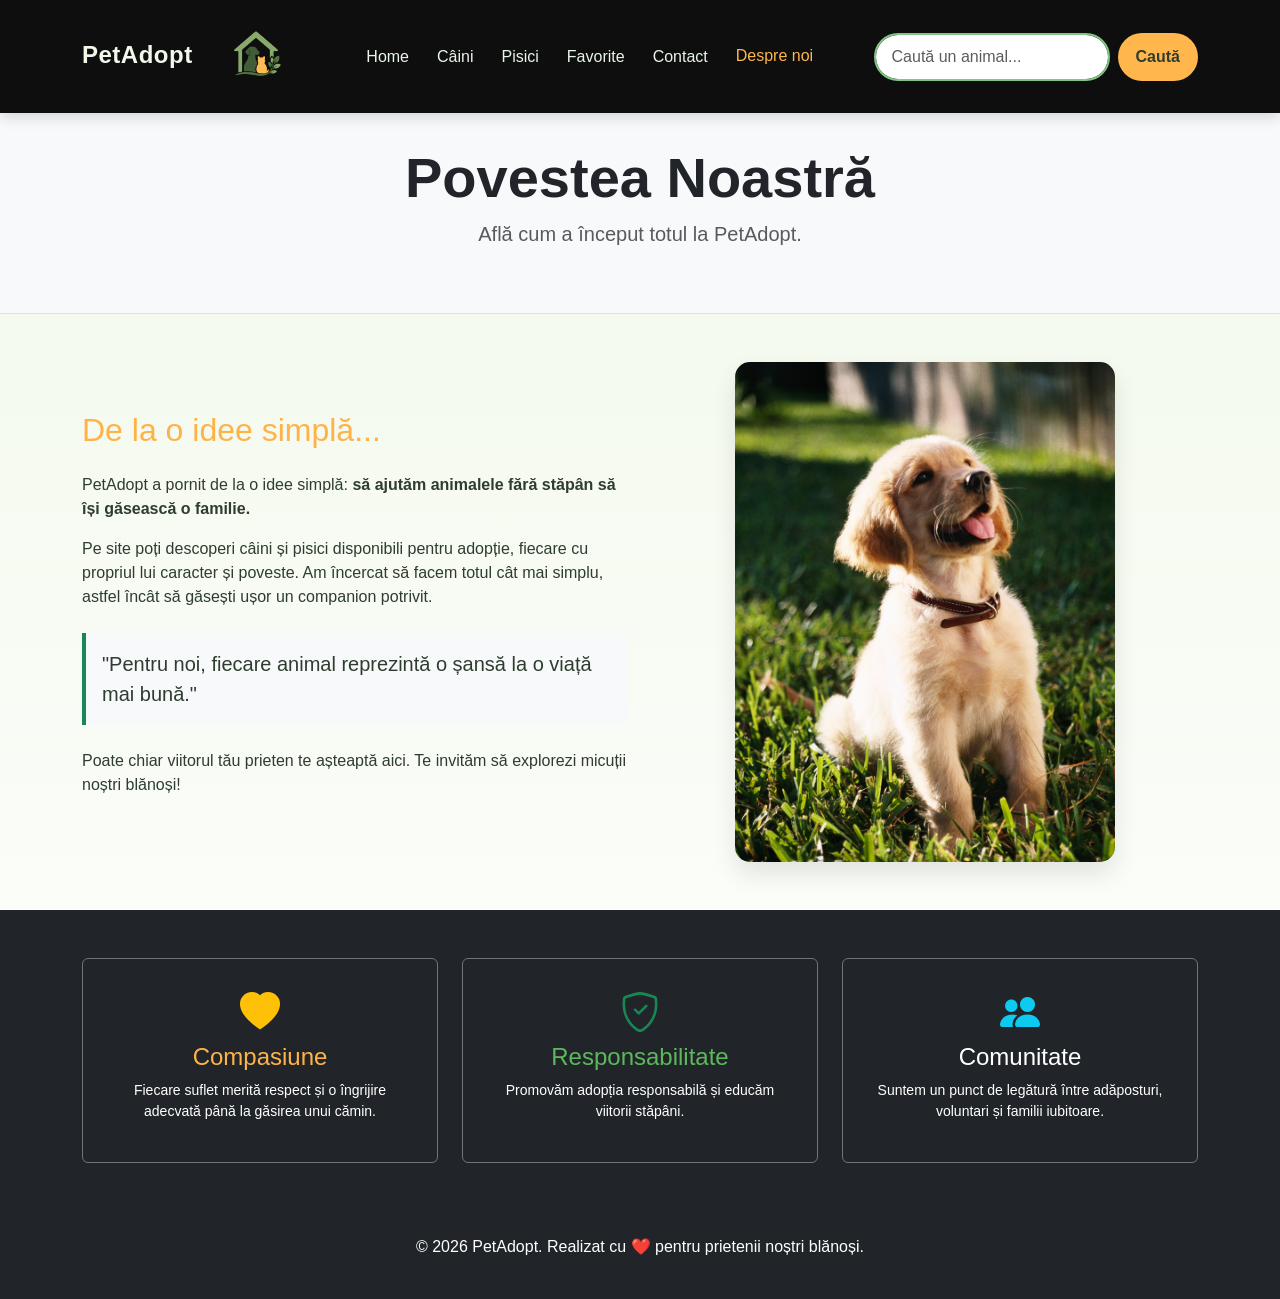
<file: about.html>
<!DOCTYPE html>
<html lang="ro">
<head>
    <meta charset="UTF-8">
    <meta name="viewport" content="width=device-width, initial-scale=1.0">
    <title>PetAdopt - Despre noi</title>
    <link href="https://cdn.jsdelivr.net/npm/bootstrap@5.3.0/dist/css/bootstrap.min.css" rel="stylesheet">
    <!-- Bootstrap Icons -->
    <link rel="stylesheet" href="https://cdn.jsdelivr.net/npm/bootstrap-icons@1.11.3/font/bootstrap-icons.min.css">
    <link rel="stylesheet" href="css/style.css">
</head>
<body>

    <nav class="navbar navbar-expand-lg fixed-top custom-navbar">
        <div class="container">
            <a class="navbar-brand fw-bold" href="index.html">
                PetAdopt
                <img src="assets/img/logo.png" class="logo">
            </a>
            <button class="navbar-toggler custom-toggler" type="button" data-bs-toggle="collapse" data-bs-target="#navbarNav">
                <span class="navbar-toggler-icon"></span>
            </button>

            <div class="collapse navbar-collapse" id="navbarNav">
                <ul class="navbar-nav me-auto ms-lg-4">
                    <li class="nav-item"><a class="nav-link" href="index.html">Home</a></li>
                    <li class="nav-item"><a class="nav-link" href="caini.html">Câini</a></li>
                    <li class="nav-item"><a class="nav-link" href="pisici.html">Pisici</a></li>
                    <li class="nav-item"><a class="nav-link" href="favorite.html">Favorite</a></li>
                    <li class="nav-item"><a class="nav-link" href="contact.html">Contact</a></li>
                    <li class="nav-item"><a class="nav-link active" href="about.html">Despre noi</a></li>
                </ul>

                <form class="d-flex" role="search">
                    <input id="searchInput" class="form-control search-input me-2" type="search" placeholder="Caută un animal..." aria-label="Search">
                    <button id="searchButton" class="btn search-btn" type="button">Caută</button>
                </form>
            </div>
        </div>
    </nav>

    <!-- Hero Section Mic -->
    <header class="py-5 mt-5 bg-light border-bottom">
        <div class="container pt-5 text-center">
            <h1 class="display-4 fw-bold text-dark">Povestea Noastră</h1>
            <p class="lead text-muted">Află cum a început totul la PetAdopt.</p>
        </div>
    </header>

    <!-- Conținut Principal -->
    <section class="py-5">
        <div class="container">
            <div class="row align-items-center">
                <div class="col-lg-6">
                    <h2 class="mb-4" style="color: #ffb347;">De la o idee simplă...</h2>
                    <p>PetAdopt a pornit de la o idee simplă: <strong>să ajutăm animalele fără stăpân să își găsească o familie.</strong></p>
                    <p>Pe site poți descoperi câini și pisici disponibili pentru adopție, fiecare cu propriul lui caracter și poveste. Am încercat să facem totul cât mai simplu, astfel încât să găsești ușor un companion potrivit.</p>
                    <div class="p-3 border-start border-4 border-success bg-light my-4">
                        <p class="mb-0 fs-5 italic">"Pentru noi, fiecare animal reprezintă o șansă la o viață mai bună."</p>
                    </div>
                    <p>Poate chiar viitorul tău prieten te așteaptă aici. Te invităm să explorezi micuții noștri blănoși!</p>
                </div>
                <div class="col-lg-6 text-center">
                    <!-- Poți pune aici o imagine cu echipa sau un colaj cu animale -->
                    <img src="assets/img/shallow-focus-vertical-shot-cute-golden-retriever-puppy-sitting-grass-ground.jpg" alt="Despre noi" class="img-fluid about-portrait-custom">
                </div>
            </div>
        </div>
    </section>

    <!-- Secțiune Adăugată: Valorile Noastre (Respectă culorile proiectului) -->
    <section class="py-5 bg-dark text-white">
        <div class="container">
            <div class="row g-4 text-center">
                <div class="col-md-4">
                    <div class="p-4 border border-secondary rounded h-100">
                        <i class="bi bi-heart-fill fs-1 text-warning mb-3"></i>
                        <h4 style="color: #ffb347;">Compasiune</h4>
                        <p class="small">Fiecare suflet merită respect și o îngrijire adecvată până la găsirea unui cămin.</p>
                    </div>
                </div>
                <div class="col-md-4">
                    <div class="p-4 border border-secondary rounded h-100">
                        <i class="bi bi-shield-check fs-1 text-success mb-3"></i>
                        <h4 style="color: #5cb85c;">Responsabilitate</h4>
                        <p class="small">Promovăm adopția responsabilă și educăm viitorii stăpâni.</p>
                    </div>
                </div>
                <div class="col-md-4">
                    <div class="p-4 border border-secondary rounded h-100">
                        <i class="bi bi-people-fill fs-1 text-info mb-3"></i>
                        <h4>Comunitate</h4>
                        <p class="small">Suntem un punct de legătură între adăposturi, voluntari și familii iubitoare.</p>
                    </div>
                </div>
            </div>
        </div>
    </section>

    <footer class="bg-dark text-white py-4 mt-auto">
        <div class="container text-center">
            <p>&copy; 2026 PetAdopt. Realizat cu ❤️ pentru prietenii noștri blănoși.</p>
        </div>
    </footer>

    <script src="https://cdn.jsdelivr.net/npm/bootstrap@5.3.0/dist/js/bootstrap.bundle.min.js"></script>
</body>
</html>
</file>
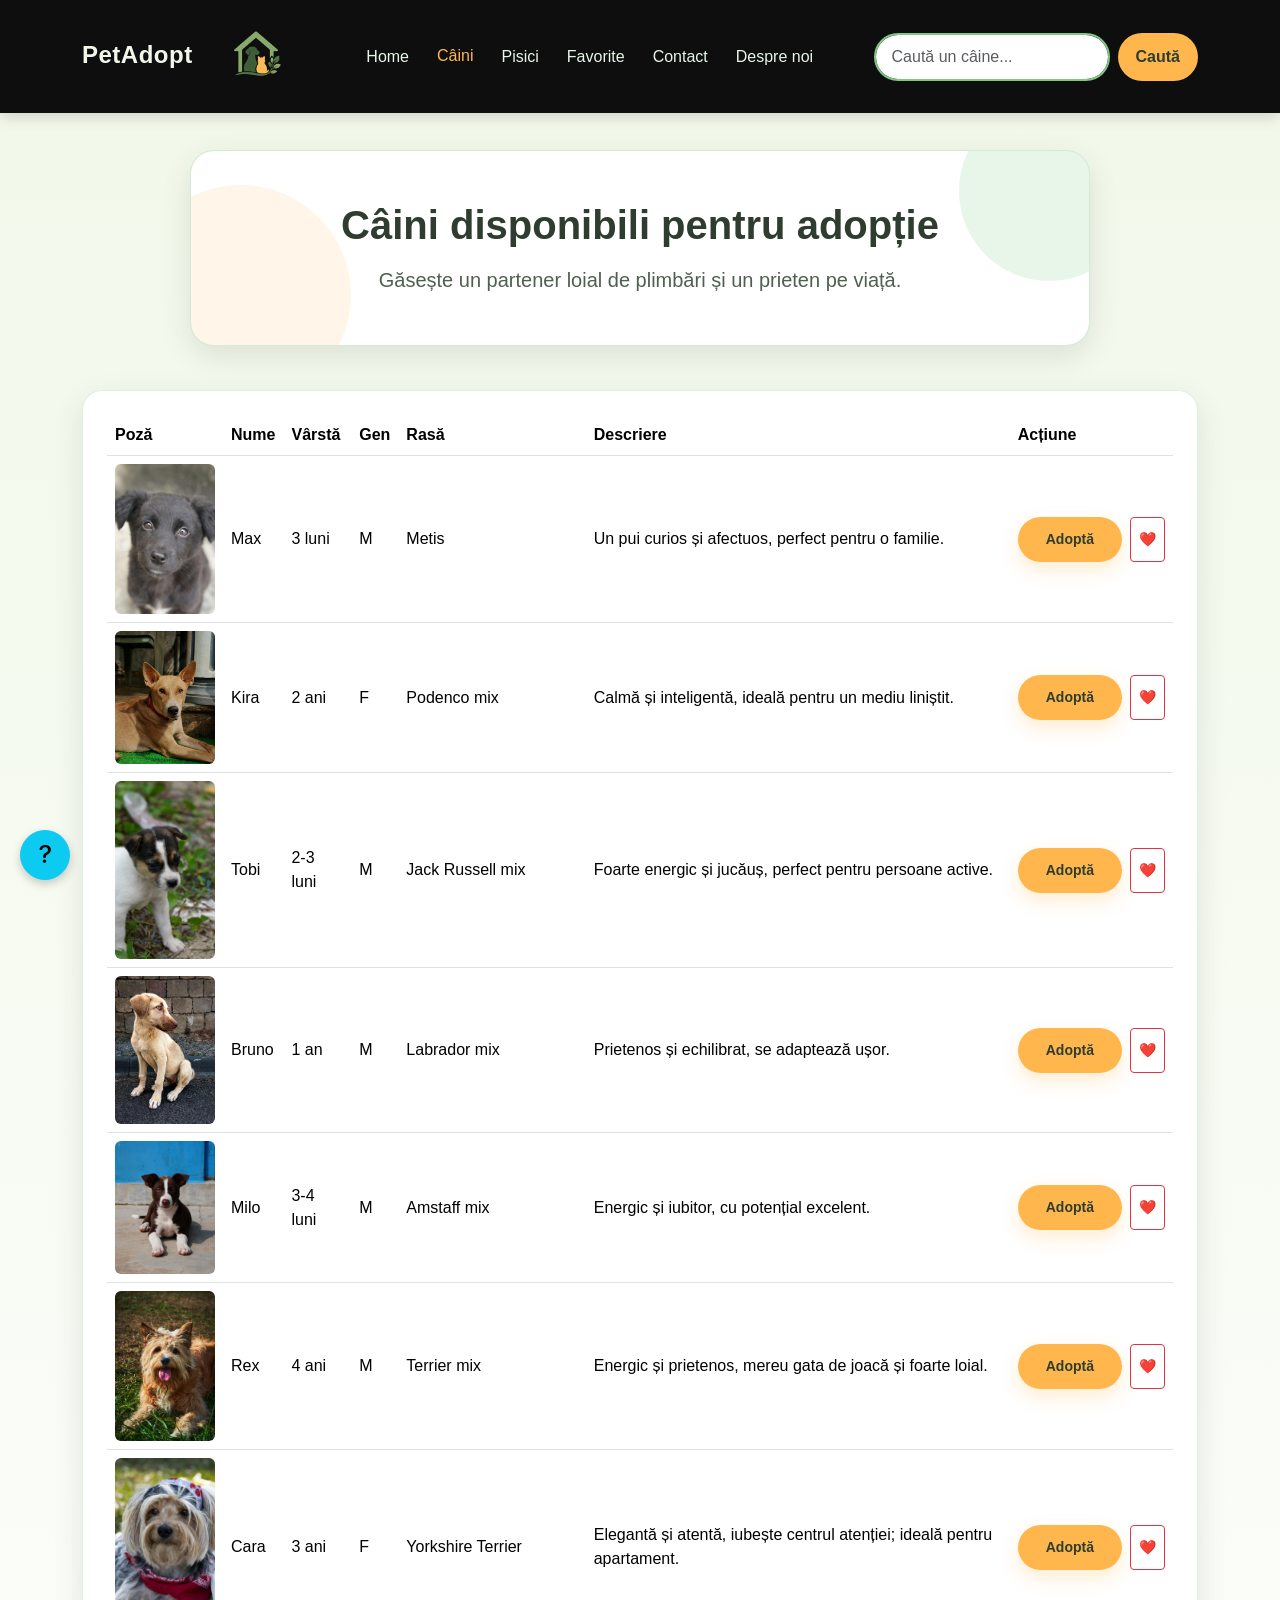
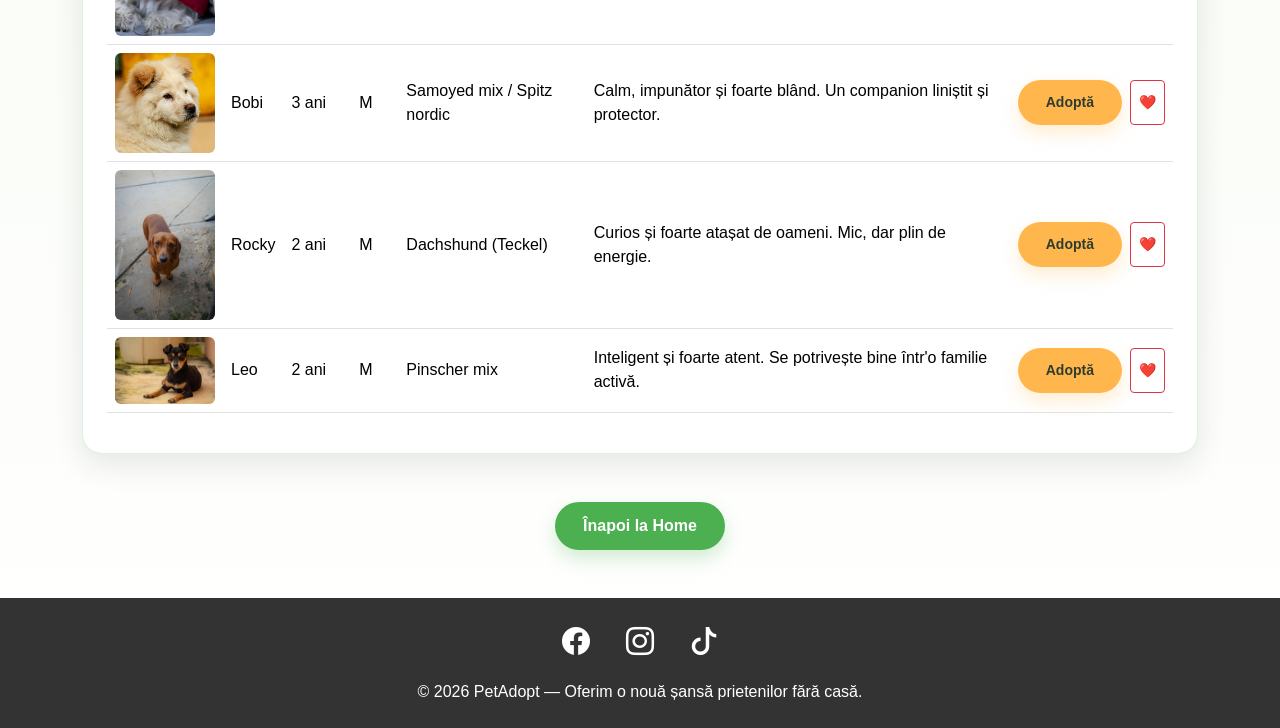
<file: caini.html>
<!DOCTYPE html>
<html lang="ro">
<head>
    <meta charset="UTF-8">
    <meta name="viewport" content="width=device-width, initial-scale=1.0">
    <title>PetAdopt - Câini disponibili</title>
    <link href="https://cdn.jsdelivr.net/npm/bootstrap@5.3.0/dist/css/bootstrap.min.css" rel="stylesheet">
    <!-- Bootstrap Icons -->
    <link rel="stylesheet" href="https://cdn.jsdelivr.net/npm/bootstrap-icons@1.11.3/font/bootstrap-icons.min.css">
    <link rel="stylesheet" href="css/style.css">
</head>
<body>

<nav class="navbar navbar-expand-lg fixed-top custom-navbar">
    <div class="container">
        <a class="navbar-brand fw-bold" href="index.html">
            PetAdopt
            <img src="assets/img/logo.png" class="logo">
        </a>

        <button class="navbar-toggler custom-toggler" type="button" data-bs-toggle="collapse" data-bs-target="#navbarNav">
            <span class="navbar-toggler-icon"></span>
        </button>

        <div class="collapse navbar-collapse" id="navbarNav">
            <ul class="navbar-nav me-auto ms-lg-4">
                <li class="nav-item"><a class="nav-link" href="index.html">Home</a></li>
                <li class="nav-item"><a class="nav-link active" href="caini.html">Câini</a></li>
                <li class="nav-item"><a class="nav-link" href="pisici.html">Pisici</a></li>
                <li class="nav-item"><a class="nav-link" href="favorite.html">Favorite</a></li>
                <li class="nav-item"><a class="nav-link" href="contact.html">Contact</a></li>
                <li class="nav-item"><a class="nav-link" href="about.html">Despre noi</a></li>
            </ul>

            <form class="d-flex" role="search">
                <input id="searchInput" class="form-control search-input me-2" type="search" placeholder="Caută un câine...">
                <button id="searchButton" class="btn search-btn" type="button">Caută</button>
            </form>
        </div>
    </div>
</nav>

<main class="container main-content">

    <section class="hero-section text-center">
        <div class="hero-card mx-auto">
            <h1 class="display-6 fw-bold">Câini disponibili pentru adopție</h1>
            <p class="lead mt-3">
                Găsește un partener loial de plimbări și un prieten pe viață.
            </p>
        </div>
    </section>

    <div class="container mt-3">
        <p id="resultsCounter" class="text-muted fw-bold"></p>
    </div>

    <section class="content-card p-4 mt-4">
        <div class="table-responsive">
            <table class="table table-hover align-middle pet-table">
                <thead>
                    <tr>
                        <th>Poză</th>
                        <th>Nume</th>
                        <th>Vârstă</th>
                        <th>Gen</th>
                        <th>Rasă</th>
                        <th>Descriere</th>
                        <th>Acțiune</th>
                    </tr>
                </thead>
                <tbody id="petTable">

                    <tr>
                        <td><img src="assets/img/dogs/dog-max.jpg" width="100" class="rounded"></td>
                        <td>Max</td>
                        <td>3 luni</td>
                        <td>M</td>
                        <td>Metis</td>
                        <td>Un pui curios și afectuos, perfect pentru o familie.</td>
                        <td>
                            <div class="d-flex gap-2">
                                <button class="btn hero-btn-secondary btn-sm" data-bs-toggle="modal" data-bs-target="#adoptionModal">
                                    Adoptă
                                </button>
                                <button class="btn btn-outline-danger btn-sm fav-btn"
                                        data-name="Max" 
                                        data-img="assets/img/dogs/dog-max.jpg" 
                                        data-race="Metis">❤️</button>
                            </div>
                        </td>
                    </tr>

                    <tr>
                        <td><img src="assets/img/dogs/dog-kira.jpg" width="100" class="rounded"></td>
                        <td>Kira</td>
                        <td>2 ani</td>
                        <td>F</td>
                        <td>Podenco mix</td>
                        <td>Calmă și inteligentă, ideală pentru un mediu liniștit.</td>
                        <td>
                            <div class="d-flex gap-2">
                                <button class="btn hero-btn-secondary btn-sm" data-bs-toggle="modal" data-bs-target="#adoptionModal">
                                    Adoptă
                                </button>
                                <button class="btn btn-outline-danger btn-sm fav-btn"
                                        data-name="Kira" 
                                        data-img="assets/img/dogs/dog-kira.jpg" 
                                        data-race="Podenco mix">❤️</button>
                            </div>
                        </td>
                    </tr>

                    <tr>
                        <td><img src="assets/img/dogs/dog-tobi.jpg" width="100" class="rounded"></td>
                        <td>Tobi</td>
                        <td>2-3 luni</td>
                        <td>M</td>
                        <td>Jack Russell mix</td>
                        <td>Foarte energic și jucăuș, perfect pentru persoane active.</td>
                        <td>
                            <div class="d-flex gap-2">
                                <button class="btn hero-btn-secondary btn-sm" data-bs-toggle="modal" data-bs-target="#adoptionModal">
                                    Adoptă
                                </button>
                                <button class="btn btn-outline-danger btn-sm fav-btn"
                                        data-name="Tobi" 
                                        data-img="assets/img/dogs/dog-tobi.jpg" 
                                        data-race="Jack Russell mix">❤️</button>
                            </div>
                        </td>
                    </tr>

                    <tr>
                        <td><img src="assets/img/dogs/dog-bruno.jpg" width="100" class="rounded"></td>
                        <td>Bruno</td>
                        <td>1 an</td>
                        <td>M</td>
                        <td>Labrador mix</td>
                        <td>Prietenos și echilibrat, se adaptează ușor.</td>
                        <td>
                            <div class="d-flex gap-2">
                                <button class="btn hero-btn-secondary btn-sm" data-bs-toggle="modal" data-bs-target="#adoptionModal">
                                    Adoptă
                                </button>
                                <button class="btn btn-outline-danger btn-sm fav-btn"
                                        data-name="Bruno" 
                                        data-img="assets/img/dogs/dog-bruno.jpg" 
                                        data-race="Labrador mix">❤️</button>
                            </div>
                        </td>
                    </tr>

                    <tr>
                        <td><img src="assets/img/dogs/dog-milo.jpg" width="100" class="rounded"></td>
                        <td>Milo</td>
                        <td>3-4 luni</td>
                        <td>M</td>
                        <td>Amstaff mix</td>
                        <td>Energic și iubitor, cu potențial excelent.</td>
                        <td>
                            <div class="d-flex gap-2">
                                <button class="btn hero-btn-secondary btn-sm" data-bs-toggle="modal" data-bs-target="#adoptionModal">
                                    Adoptă
                                </button>
                                <button class="btn btn-outline-danger btn-sm fav-btn"
                                        data-name="Milo" 
                                        data-img="assets/img/dogs/dog-milo.jpg" 
                                        data-race="Amstaff mix">❤️</button>
                            </div>
                        </td>
                    </tr>

                    <tr>
                        <td><img src="assets/img/dogs/dog-rex.jpg" width="100" class="rounded"></td>
                        <td>Rex</td>
                        <td>4 ani</td>
                        <td>M</td>
                        <td>Terrier mix</td>
                        <td>Energic și prietenos, mereu gata de joacă și foarte loial.</td>
                        <td>
                            <div class="d-flex gap-2">
                                <button class="btn hero-btn-secondary btn-sm" data-bs-toggle="modal" data-bs-target="#adoptionModal">
                                    Adoptă
                                </button>
                                <button class="btn btn-outline-danger btn-sm fav-btn" 
                                        data-name="Rex" 
                                        data-img="assets/img/dogs/dog-rex.jpg" 
                                        data-race="Terrier mix">❤️</button>
                            </div>
                        </td>
                    </tr>

                    <tr>
                        <td><img src="assets/img/dogs/dog-cara.jpg" width="100" class="rounded"></td>
                        <td>Cara</td>
                        <td>3 ani</td>
                        <td>F</td>
                        <td>Yorkshire Terrier</td>
                        <td>Elegantă și atentă, iubește centrul atenției; ideală pentru apartament.</td>
                        <td>
                            <div class="d-flex gap-2">
                                <button class="btn hero-btn-secondary btn-sm" data-bs-toggle="modal" data-bs-target="#adoptionModal">
                                    Adoptă
                                </button>
                                <button class="btn btn-outline-danger btn-sm fav-btn" 
                                        data-name="Cara" 
                                        data-img="assets/img/dogs/dog-cara.jpg" 
                                        data-race="Yorkshire Terrier">❤️</button>
                            </div>
                        </td>
                    </tr>

                    <tr>
                        <td><img src="assets/img/dogs/dog-bobi.jpg" width="100" class="rounded"></td>
                        <td>Bobi</td>
                        <td>3 ani</td>
                        <td>M</td>
                        <td>Samoyed mix / Spitz nordic</td>
                        <td>Calm, impunător și foarte blând. Un companion liniștit și protector.</td>
                        <td>
                            <div class="d-flex gap-2">
                                <button class="btn hero-btn-secondary btn-sm" data-bs-toggle="modal" data-bs-target="#adoptionModal">
                                    Adoptă
                                </button>
                                <button class="btn btn-outline-danger btn-sm fav-btn" 
                                        data-name="Bobi" 
                                        data-img="assets/img/dogs/dog-bobi.jpg" 
                                        data-race="Samoyed mix">❤️</button>
                            </div>
                        </td>
                    </tr>

                    <tr>
                        <td><img src="assets/img/dogs/dog-rocky.jpg" width="100" class="rounded"></td>
                        <td>Rocky</td>
                        <td>2 ani</td>
                        <td>M</td>
                        <td>Dachshund (Teckel)</td>
                        <td>Curios și foarte atașat de oameni. Mic, dar plin de energie.</td>
                        <td>
                            <div class="d-flex gap-2">
                                <button class="btn hero-btn-secondary btn-sm" data-bs-toggle="modal" data-bs-target="#adoptionModal">
                                    Adoptă
                                </button>
                                <button class="btn btn-outline-danger btn-sm fav-btn" 
                                        data-name="Rocky" 
                                        data-img="assets/img/dogs/dog-rocky.jpg" 
                                        data-race="Dachshund">❤️</button>
                            </div>
                        </td>
                    </tr>

                    <tr>
                        <td><img src="assets/img/dogs/dog-leo.jpg" width="100" class="rounded"></td>
                        <td>Leo</td>
                        <td>2 ani</td>
                        <td>M</td>
                        <td>Pinscher mix</td>
                        <td>Inteligent și foarte atent. Se potrivește bine într'o familie activă.</td>
                        <td>
                            <div class="d-flex gap-2">
                                <button class="btn hero-btn-secondary btn-sm" data-bs-toggle="modal" data-bs-target="#adoptionModal">
                                    Adoptă
                                </button>
                                <button class="btn btn-outline-danger btn-sm fav-btn" 
                                        data-name="Leo" 
                                        data-img="assets/img/dogs/dog-leo.jpg" 
                                        data-race="Pinscher mix">❤️</button>
                            </div>
                        </td>
                    </tr>

                </tbody>
            </table>
        </div>
    </section>

    <div class="text-center my-5">
        <a href="index.html" class="btn hero-btn-primary">Înapoi la Home</a>
    </div>

</main>

<footer class="site-footer text-center py-4 mt-5">
    <div class="container">
        <!-- Social Media Icons -->
        <div class="mb-3 social-links">
            <a href="https://www.facebook.com" target="_blank" class="mx-3 social-icon fb">
                <i class="bi bi-facebook fs-3"></i>
            </a>
            <a href="https://www.instagram.com" target="_blank" class="mx-3 social-icon ig">
                <i class="bi bi-instagram fs-3"></i>
            </a>
            <a href="https://www.tiktok.com" target="_blank" class="mx-3 social-icon tt">
                <i class="bi bi-tiktok fs-3"></i>
            </a>
        </div>
        <p class="mb-0">© 2026 PetAdopt — Oferim o nouă șansă prietenilor fără casă.</p>
    </div>
</footer>

<script src="https://cdn.jsdelivr.net/npm/bootstrap@5.3.0/dist/js/bootstrap.bundle.min.js"></script>
<script src="js/main.js"></script>

    <!-- Buton Plutitor Help -->
<button type="button" class="btn btn-info help-btn" data-bs-toggle="modal" data-bs-target="#helpModal">
    <i class="bi bi-question-lg"></i>
</button>

<!-- Modal Help -->
<div class="modal fade" id="helpModal" tabindex="-1" aria-hidden="true">
  <div class="modal-dialog modal-sm">
    <div class="modal-content">
      <div class="modal-header">
        <h5 class="modal-title">Ghid rapid</h5>
        <button type="button" class="btn-close" data-bs-dismiss="modal"></button>
      </div>
      <div class="modal-body">
        <ol>
            <li>Alege categoria dorită (Câini/Pisici).</li>
            <li>Folosește <strong>Căutarea</strong> pentru a găsi o rasă.</li>
            <li>Apasă pe <strong>Adoptă</strong> pentru a ne trimite datele tale.</li>
        </ol>
      </div>
    </div>
  </div>
</div>

    <!-- Buton Scroll to Top -->
    <button type="button" id="btn-back-to-top" class="btn btn-danger btn-floating btn-lg shadow-lg">
    <i class="bi bi-arrow-up"></i>
    </button>

<!-- Modal Formular Adopție -->
<div class="modal fade" id="adoptionModal" tabindex="-1" aria-labelledby="adoptionModalLabel" aria-hidden="true">
  <div class="modal-dialog modal-dialog-centered">
    <div class="modal-content shadow-lg">
      <div class="modal-header bg-dark text-white">
        <h5 class="modal-title" id="adoptionModalLabel">Cerere pentru Adopție</h5>
        <button type="button" class="btn-close btn-close-white" data-bs-dismiss="modal" aria-label="Close"></button>
      </div>
      <div class="modal-body">
        <form id="adoptionForm" class="needs-validation" novalidate>
          <div class="mb-3">
            <label for="LastName" class="form-label">Nume</label>
            <input type="text" class="form-control" id="LastName" required>
            <div class="invalid-feedback">Te rugăm să introduci numele de familie.</div>
          </div>
          <div class="mb-3">
            <label for="FirstName" class="form-label">Prenume</label>
            <input type="text" class="form-control" id="FirstName" required>
            <div class="invalid-feedback">Te rugăm să introduci numele tău.</div>
          </div>
          <div class="mb-3">
            <label for="userEmail" class="form-label">Adresa de Email</label>
            <input type="email" class="form-control" id="userEmail" required>
            <div class="invalid-feedback">Introdu o adresă de email validă (trebuie să conțină @).</div>
          </div>
          <div class="mb-3">
            <label for="userPhone" class="form-label">Număr de Telefon</label>
            <input type="tel" class="form-control" id="userPhone" pattern="[0-9]{10}" placeholder="07xxxxxxxx" required>
            <div class="invalid-feedback">Introdu un număr de telefon valid din 10 cifre.</div>
          </div>
          <div class="mb-3">
            <label for="userMessage" class="form-label">De ce dorești să adopți?</label>
            <textarea class="form-control" id="userMessage" rows="3" required></textarea>
            <div class="invalid-feedback">Spune-ne câteva cuvinte despre tine.</div>
          </div>
          <div class="modal-footer px-0 pb-0">
            <button type="button" class="btn btn-secondary" data-bs-dismiss="modal">Închide</button>
            <button type="submit" class="btn hero-btn-primary">Trimite Cererea</button>
          </div>
        </form>
      </div>
    </div>
  </div>
</div>

</body>
</html>
</file>
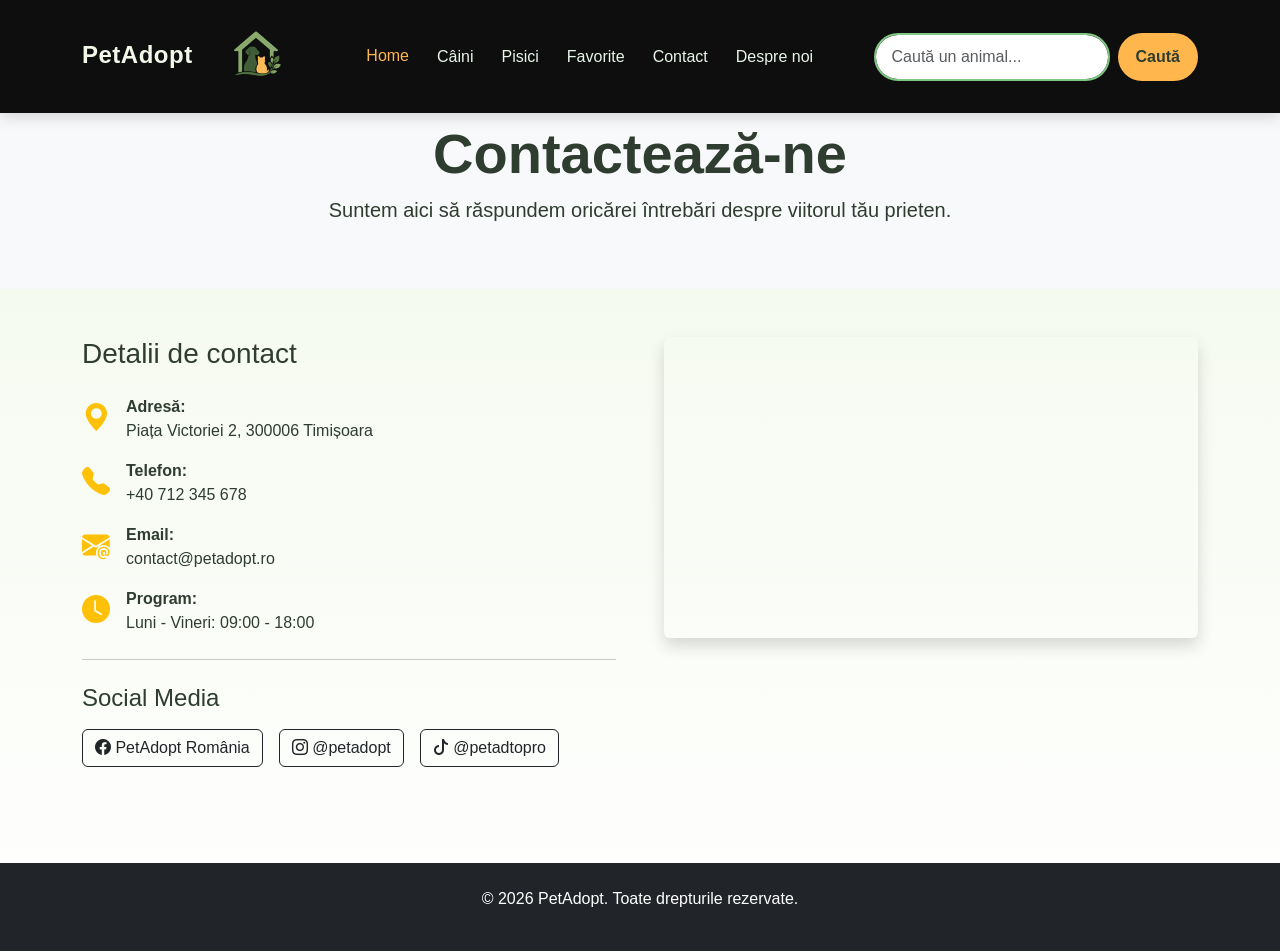
<file: contact.html>
<!DOCTYPE html>
<html lang="ro">
<head>
    <meta charset="UTF-8">
    <meta name="viewport" content="width=device-width, initial-scale=1.0">
    <title>PetAdopt - Contact</title>
    <!-- Bootstrap CSS -->
    <link href="https://cdn.jsdelivr.net/npm/bootstrap@5.3.0/dist/css/bootstrap.min.css" rel="stylesheet">
    <!-- Bootstrap Icons -->
    <link rel="stylesheet" href="https://cdn.jsdelivr.net/npm/bootstrap-icons@1.11.0/font/bootstrap-icons.css">
    <link rel="stylesheet" href="css/style.css">
</head>
<body>

    <!-- Navigație Identică PetAdopt -->
<nav class="navbar navbar-expand-lg fixed-top custom-navbar">
        <div class="container">
            <a class="navbar-brand fw-bold" href="index.html">
                PetAdopt
                <img src="assets/img/logo.png" class="logo">
            </a>
            <button class="navbar-toggler custom-toggler" type="button" data-bs-toggle="collapse" data-bs-target="#navbarNav">
                <span class="navbar-toggler-icon"></span>
            </button>

            <div class="collapse navbar-collapse" id="navbarNav">
                <ul class="navbar-nav me-auto ms-lg-4">
                    <li class="nav-item"><a class="nav-link active" href="index.html">Home</a></li>
                    <li class="nav-item"><a class="nav-link" href="caini.html">Câini</a></li>
                    <li class="nav-item"><a class="nav-link" href="pisici.html">Pisici</a></li>
                    <li class="nav-item"><a class="nav-link" href="favorite.html">Favorite</a></li>
                    <li class="nav-item"><a class="nav-link" href="contact.html">Contact</a></li>
                    <li class="nav-item"><a class="nav-link" href="about.html">Despre noi</a></li>
                </ul>

                <form class="d-flex" role="search">
                    <input id="searchInput" class="form-control search-input me-2" type="search" placeholder="Caută un animal..." aria-label="Search">
                    <button id="searchButton" class="btn search-btn" type="button">Caută</button>
                </form>
            </div>
        </div>
    </nav>

    <!-- Header Contact -->
    <header class="py-5 mt-5 bg-light text-center">
        <div class="container pt-4">
            <h1 class="display-4 fw-bold">Contactează-ne</h1>
            <p class="lead">Suntem aici să răspundem oricărei întrebări despre viitorul tău prieten.</p>
        </div>
    </header>

    <section class="py-5">
        <div class="container">
            <div class="row g-5">
                <!-- Informații de Contact -->
                <div class="col-md-6">
                    <h3 class="mb-4">Detalii de contact</h3>
                    <div class="d-flex align-items-center mb-3">
                        <i class="bi bi-geo-alt-fill fs-3 text-warning me-3"></i>
                        <div>
                            <strong>Adresă:</strong><br>
                            Piața Victoriei 2, 300006 Timișoara
                        </div>
                    </div>
                    <div class="d-flex align-items-center mb-3">
                        <i class="bi bi-telephone-fill fs-3 text-warning me-3"></i>
                        <div>
                            <strong>Telefon:</strong><br>
                            +40 712 345 678
                        </div>
                    </div>
                    <div class="d-flex align-items-center mb-3">
                        <i class="bi bi-envelope-at-fill fs-3 text-warning me-3"></i>
                        <div>
                            <strong>Email:</strong><br>
                            contact@petadopt.ro
                        </div>
                    </div>
                    <div class="d-flex align-items-center mb-3">
                        <i class="bi bi-clock-fill fs-3 text-warning me-3"></i>
                        <div>
                            <strong>Program:</strong><br>
                            Luni - Vineri: 09:00 - 18:00
                        </div>
                    </div>

                    <hr class="my-4">

                    <h4 class="mb-3">Social Media</h4>
                    <div class="d-flex gap-3">
                        <a href="https://www.facebook.com" class="btn btn-outline-dark"><i class="bi bi-facebook"></i> PetAdopt România</a>
                        <a href="https://www.instagram.com" class="btn btn-outline-dark"><i class="bi bi-instagram"></i> @petadopt</a>
                        <a href="https://www.tiktok.com" class="btn btn-outline-dark"><i class="bi bi-tiktok"></i> @petadtopro</a>
                    </div>
                </div>

                <!-- Harta Interactivă -->
                <div class="col-md-6">
                    <div class="ratio ratio-16x9 shadow rounded overflow-hidden">
                        <iframe 
                            src="https://www.google.com/maps/embed?pb=!1m18!1m12!1m3!1d2783.916172535091!2d21.2238466!3d45.7538258!2m3!1f0!2f0!3f0!3m2!1i1024!2i768!4f13.1!3m3!1m2!1s0x474567803e73809d%3A0xe67b7e2c90666624!2zUGlhyJthIFZpY3RvcmllaSAyLCBUaW1pyJlvyWFyYSAzMDAwMDYsIFJvbWFuaWE!5e0!3m2!1sen!2sro!4v1714850000000!5m2!1sen!2sro" 
                            style="border:0;" allowfullscreen="" loading="lazy"></iframe>
                    </div>
                </div>
            </div>
        </div>
    </section>

    <!-- Footer -->
    <footer class="bg-dark text-white py-4 mt-5">
        <div class="container text-center">
            <p>&copy; 2026 PetAdopt. Toate drepturile rezervate.</p>
        </div>
    </footer>

    <!-- Bootstrap JS -->
    <script src="https://cdn.jsdelivr.net/npm/bootstrap@5.3.0/dist/js/bootstrap.bundle.min.js"></script>
</body>
</html>
</file>
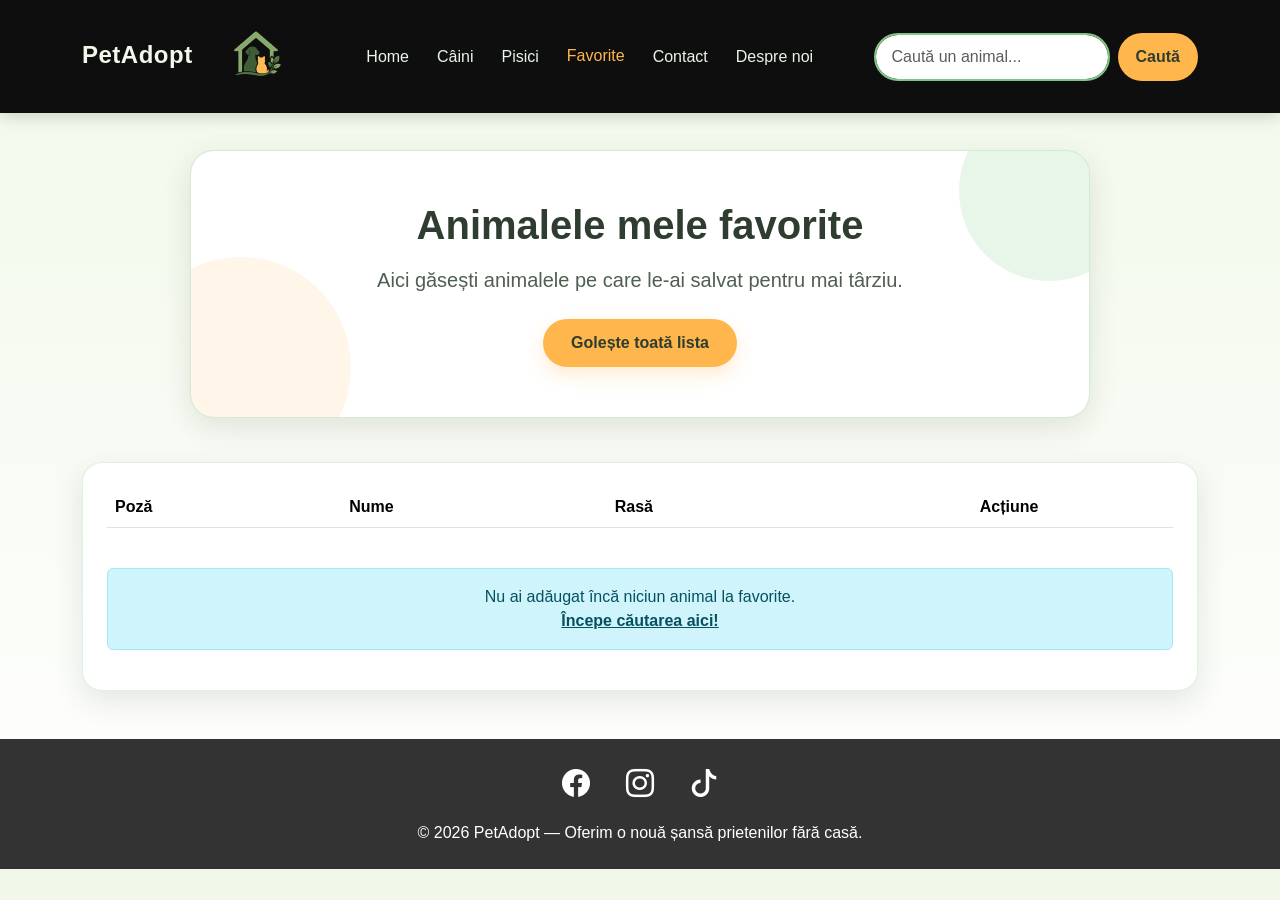
<file: favorite.html>
<!DOCTYPE html>
<html lang="ro">
<head>
    <meta charset="UTF-8">
    <meta name="viewport" content="width=device-width, initial-scale=1.0">
    <title>PetAdopt - Favorite</title>
    <link href="https://cdn.jsdelivr.net/npm/bootstrap@5.3.0/dist/css/bootstrap.min.css" rel="stylesheet">
    <!-- Bootstrap Icons -->
    <link rel="stylesheet" href="https://cdn.jsdelivr.net/npm/bootstrap-icons@1.11.3/font/bootstrap-icons.min.css">
    <link rel="stylesheet" href="css/style.css">
</head>
<body>

<nav class="navbar navbar-expand-lg fixed-top custom-navbar">
    <div class="container">
        <a class="navbar-brand fw-bold" href="index.html">
            PetAdopt
            <img src="assets/img/logo.png" class="logo">
        </a>    

        <button class="navbar-toggler custom-toggler" type="button" data-bs-toggle="collapse" data-bs-target="#navbarNav">
            <span class="navbar-toggler-icon"></span>
        </button>

        <div class="collapse navbar-collapse" id="navbarNav">
            <ul class="navbar-nav me-auto ms-lg-4">
                <li class="nav-item"><a class="nav-link" href="index.html">Home</a></li>
                <li class="nav-item"><a class="nav-link" href="caini.html">Câini</a></li>
                <li class="nav-item"><a class="nav-link" href="pisici.html">Pisici</a></li>
                <li class="nav-item"><a class="nav-link active" href="favorite.html">Favorite</a></li>
                <li class="nav-item"><a class="nav-link" href="contact.html">Contact</a></li>
                <li class="nav-item"><a class="nav-link" href="about.html">Despre noi</a></li>
            </ul>

            <form class="d-flex" role="search">
                    <input id="searchInput" class="form-control search-input me-2" type="search" placeholder="Caută un animal..." aria-label="Search">
                    <button id="searchButton" class="btn search-btn" type="button">Caută</button>
            </form>
        </div>
    </div>
</nav>

<main class="container main-content">

    <section class="hero-section text-center">
        <div class="hero-card mx-auto">
            <h1 class="display-6 fw-bold">Animalele mele favorite</h1>
            <p class="lead mt-3">
                Aici găsești animalele pe care le-ai salvat pentru mai târziu.
            </p>

            <div class="mt-4">
                <button class="btn hero-btn-secondary" onclick="clearAllFavorites()">
                    Golește toată lista
                </button>
            </div>
        </div>
    </section>

    <section class="content-card p-4 mt-4">
        <div class="table-responsive">
            <table class="table table-hover align-middle pet-table">
                <thead>
                    <tr>
                        <th>Poză</th>
                        <th>Nume</th>
                        <th>Rasă</th>
                        <th class="text-center">Acțiune</th>
                    </tr>
                </thead>
                <tbody id="favoritesTableBody">
                </tbody>
            </table>
        </div>

        <div id="noFavoritesMsg" class="alert alert-info d-none text-center mt-4">
            Nu ai adăugat încă niciun animal la favorite.
            <br>
            <a href="index.html" class="alert-link">Începe căutarea aici!</a>
        </div>
    </section>

</main>

<footer class="site-footer text-center py-4 mt-5">
    <div class="container">
        <!-- Social Media Icons -->
        <div class="mb-3 social-links">
            <a href="https://www.facebook.com" target="_blank" class="mx-3 social-icon fb">
                <i class="bi bi-facebook fs-3"></i>
            </a>
            <a href="https://www.instagram.com" target="_blank" class="mx-3 social-icon ig">
                <i class="bi bi-instagram fs-3"></i>
            </a>
            <a href="https://www.tiktok.com" target="_blank" class="mx-3 social-icon tt">
                <i class="bi bi-tiktok fs-3"></i>
            </a>
        </div>
        <p class="mb-0">© 2026 PetAdopt — Oferim o nouă șansă prietenilor fără casă.</p>
    </div>
</footer>

<script src="https://cdn.jsdelivr.net/npm/bootstrap@5.3.0/dist/js/bootstrap.bundle.min.js"></script>
<script src="js/favorites.js"></script>

</body>
</html>
</file>
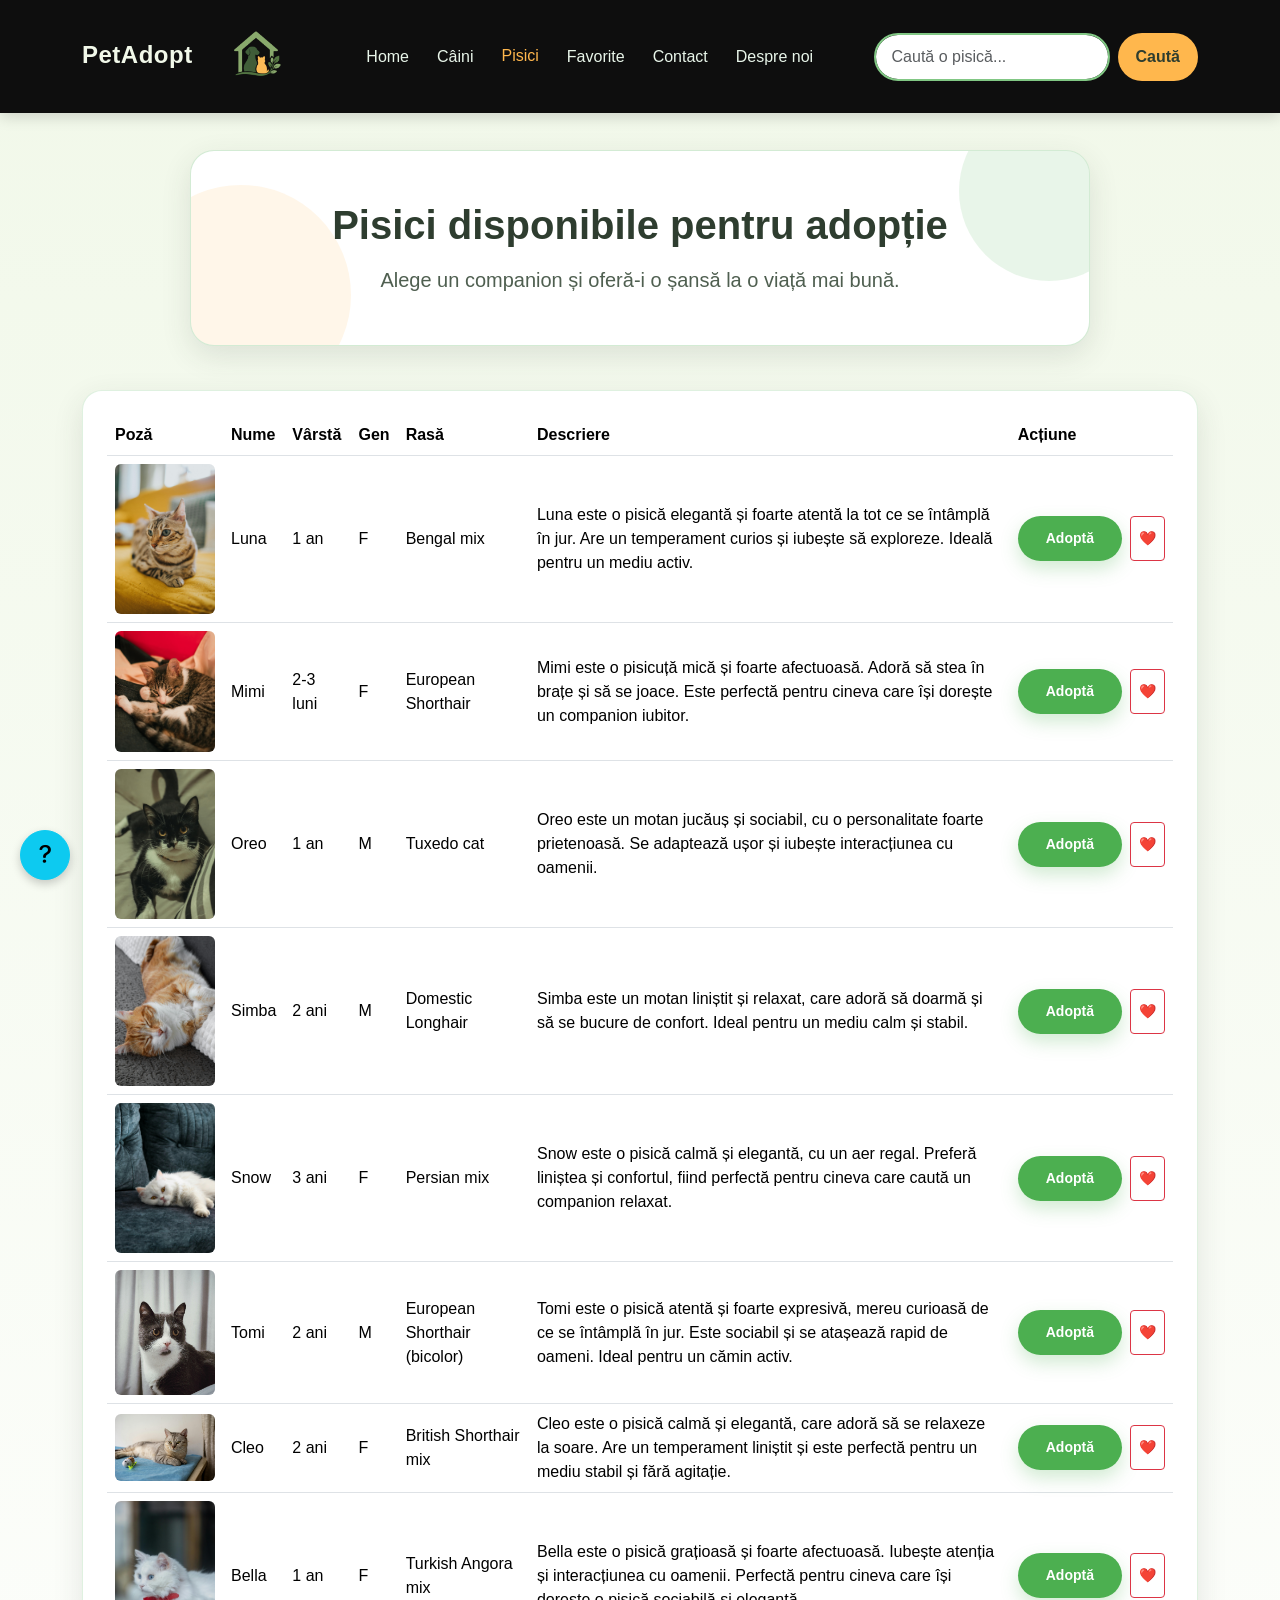
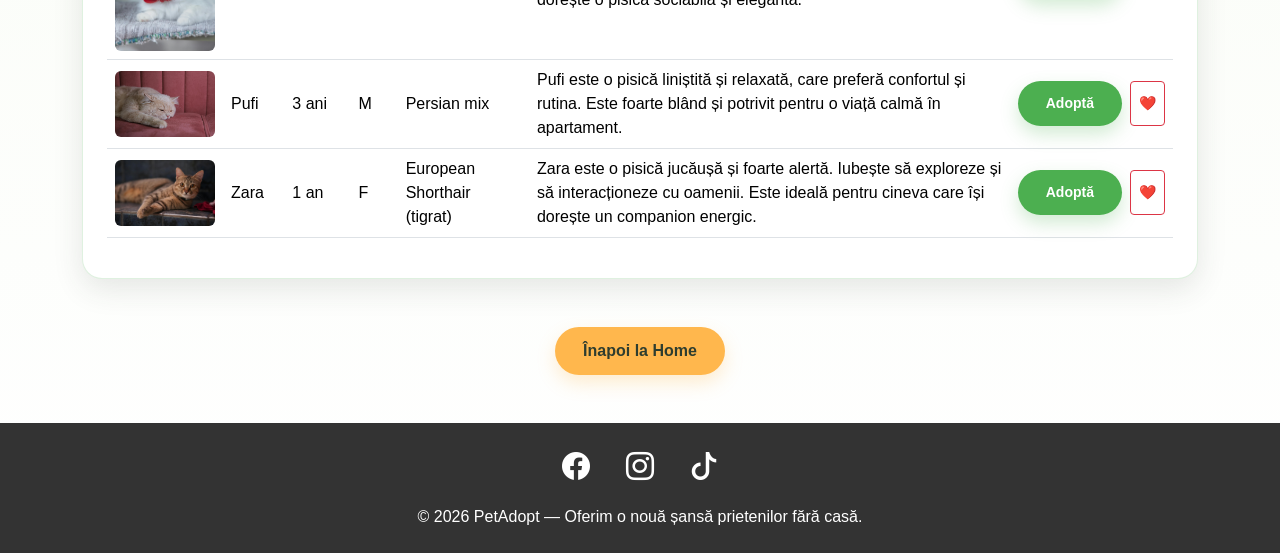
<file: pisici.html>
<!DOCTYPE html>
<html lang="ro">
<head>
    <meta charset="UTF-8">
    <meta name="viewport" content="width=device-width, initial-scale=1.0">
    <title>PetAdopt - Pisici disponibile</title>
    <link href="https://cdn.jsdelivr.net/npm/bootstrap@5.3.0/dist/css/bootstrap.min.css" rel="stylesheet">
    <!-- Bootstrap Icons -->
    <link rel="stylesheet" href="https://cdn.jsdelivr.net/npm/bootstrap-icons@1.11.3/font/bootstrap-icons.min.css">
    <link rel="stylesheet" href="css/style.css">
</head>
<body>

    <nav class="navbar navbar-expand-lg fixed-top custom-navbar">
        <div class="container">
            <a class="navbar-brand fw-bold" href="index.html">PetAdopt
                <img src="assets/img/logo.png" class="logo">
            </a>

            <button class="navbar-toggler custom-toggler" type="button" data-bs-toggle="collapse" data-bs-target="#navbarNav">
                <span class="navbar-toggler-icon"></span>
            </button>

            <div class="collapse navbar-collapse" id="navbarNav">
                <ul class="navbar-nav me-auto ms-lg-4">
                    <li class="nav-item"><a class="nav-link" href="index.html">Home</a></li>
                    <li class="nav-item"><a class="nav-link" href="caini.html">Câini</a></li>
                    <li class="nav-item"><a class="nav-link active" href="pisici.html">Pisici</a></li>
                    <li class="nav-item"><a class="nav-link" href="favorite.html">Favorite</a></li>
                    <li class="nav-item"><a class="nav-link" href="contact.html">Contact</a></li>
                    <li class="nav-item"><a class="nav-link" href="about.html">Despre noi</a></li>
                </ul>

                <form class="d-flex" role="search">
                    <input id="searchInput" class="form-control search-input me-2" type="search" placeholder="Caută o pisică...">
                    <button id="searchButton" class="btn search-btn" type="button">Caută</button>
                </form>
            </div>
        </div>
    </nav>

    <main class="container main-content">

        <section class="hero-section text-center">
            <div class="hero-card mx-auto">
                <h1 class="display-6 fw-bold">Pisici disponibile pentru adopție</h1>
                <p class="lead mt-3">
                    Alege un companion și oferă-i o șansă la o viață mai bună.
                </p>
            </div>
        </section>

        <div class="container mt-3">
            <p id="resultsCounter" class="text-muted fw-bold"></p>
        </div>

        <section class="content-card p-4 mt-4">
            <div class="table-responsive">
                <table class="table table-hover align-middle pet-table">
                    <thead>
                        <tr>
                            <th>Poză</th>
                            <th>Nume</th>
                            <th>Vârstă</th>
                            <th>Gen</th>
                            <th>Rasă</th>
                            <th>Descriere</th>
                            <th>Acțiune</th>
                        </tr>
                    </thead>
                    <tbody id="petTable">
                        <tr>
                            <td><img src="assets/img/cats/cat-luna.jpg" alt="Pisica Luna" width="100" class="rounded"></td>
                            <td>Luna</td>
                            <td>1 an</td>
                            <td>F</td>
                            <td>Bengal mix</td>
                            <td>Luna este o pisică elegantă și foarte atentă la tot ce se întâmplă în jur. Are un temperament curios și iubește să exploreze. Ideală pentru un mediu activ.</td>
                            <td>
                                <div class="d-flex gap-2">
                                    <button class="btn hero-btn-primary btn-sm" data-bs-toggle="modal" data-bs-target="#adoptionModal">
                                    Adoptă
                                    </button>
                                    <button class="btn btn-outline-danger btn-sm fav-btn" data-name="Luna" data-img="assets/img/cats/cat-luna.jpg" data-race="Bengal mix">❤️</button>
                                </div>
                            </td>
                        </tr>

                        <tr>
                            <td><img src="assets/img/cats/cat-mimi.jpg" alt="Pisica Mimi" width="100" class="rounded"></td>
                            <td>Mimi</td>
                            <td>2-3 luni</td>
                            <td>F</td>
                            <td>European Shorthair</td>
                            <td>Mimi este o pisicuță mică și foarte afectuoasă. Adoră să stea în brațe și să se joace. Este perfectă pentru cineva care își dorește un companion iubitor.</td>
                            <td>
                                <div class="d-flex gap-2">
                                    <button class="btn hero-btn-primary btn-sm" data-bs-toggle="modal" data-bs-target="#adoptionModal">
                                    Adoptă
                                    </button>
                                    <button class="btn btn-outline-danger btn-sm fav-btn" data-name="Mimi" data-img="assets/img/cats/cat-mimi.jpg" data-race="European Shorthair">❤️</button>
                                </div>
                            </td>
                        </tr>

                        <tr>
                            <td><img src="assets/img/cats/cat-oreo.jpg" alt="Motan Oreo" width="100" class="rounded"></td>
                            <td>Oreo</td>
                            <td>1 an</td>
                            <td>M</td>
                            <td>Tuxedo cat</td>
                            <td>Oreo este un motan jucăuș și sociabil, cu o personalitate foarte prietenoasă. Se adaptează ușor și iubește interacțiunea cu oamenii.</td>
                            <td>
                                <div class="d-flex gap-2">
                                    <button class="btn hero-btn-primary btn-sm" data-bs-toggle="modal" data-bs-target="#adoptionModal">
                                    Adoptă
                                    </button>
                                    <button class="btn btn-outline-danger btn-sm fav-btn" data-name="Oreo" data-img="assets/img/cats/cat-oreo.jpg" data-race="Tuxedo cat">❤️</button>
                                </div>
                            </td>
                        </tr>

                        <tr>
                            <td><img src="assets/img/cats/cat-simba.jpg" alt="Motan Simba" width="100" class="rounded"></td>
                            <td>Simba</td>
                            <td>2 ani</td>
                            <td>M</td>
                            <td>Domestic Longhair</td>
                            <td>Simba este un motan liniștit și relaxat, care adoră să doarmă și să se bucure de confort. Ideal pentru un mediu calm și stabil.</td>
                            <td>
                                <div class="d-flex gap-2">
                                    <button class="btn hero-btn-primary btn-sm" data-bs-toggle="modal" data-bs-target="#adoptionModal">
                                    Adoptă
                                    </button>
                                    <button class="btn btn-outline-danger btn-sm fav-btn" data-name="Simba" data-img="assets/img/cats/cat-simba.jpg" data-race="Domestic Longhair">❤️</button>
                                </div>
                            </td>
                        </tr>

                        <tr>
                            <td><img src="assets/img/cats/cat-snow.jpg" alt="Pisica Snow" width="100" class="rounded"></td>
                            <td>Snow</td>
                            <td>3 ani</td>
                            <td>F</td>
                            <td>Persian mix</td>
                            <td>Snow este o pisică calmă și elegantă, cu un aer regal. Preferă liniștea și confortul, fiind perfectă pentru cineva care caută un companion relaxat.</td>
                            <td>
                                <div class="d-flex gap-2">
                                    <button class="btn hero-btn-primary btn-sm" data-bs-toggle="modal" data-bs-target="#adoptionModal">
                                    Adoptă
                                    </button>
                                    <button class="btn btn-outline-danger btn-sm fav-btn" data-name="Snow" data-img="assets/img/cats/cat-snow.jpg" data-race="Persian mix">❤️</button>
                                </div>
                            </td>
                        </tr>

                        <tr>
                            <td><img src="assets/img/cats/cat-tomi.jpg" alt="Motan Tomi" width="100" class="rounded"></td>
                            <td>Tomi</td>
                            <td>2 ani</td>
                            <td>M</td>
                            <td>European Shorthair (bicolor)</td>
                            <td>Tomi este o pisică atentă și foarte expresivă, mereu curioasă de ce se întâmplă în jur. Este sociabil și se atașează rapid de oameni. Ideal pentru un cămin activ.</td>
                            <td>
                                <div class="d-flex gap-2">
                                    <button class="btn hero-btn-primary btn-sm" data-bs-toggle="modal" data-bs-target="#adoptionModal">
                                    Adoptă
                                    </button>
                                    <button class="btn btn-outline-danger btn-sm fav-btn" data-name="Tomi" data-img="assets/img/cats/cat-tomi.jpg" data-race="European Shorthair (bicolor)">❤️</button>
                                </div>
                            </td>
                        </tr>

                        <tr>
                            <td><img src="assets/img/cats/cat-cleo.jpg" alt="Pisica Cleo" width="100" class="rounded"></td>
                            <td>Cleo</td>
                            <td>2 ani</td>
                            <td>F</td>
                            <td>British Shorthair mix</td>
                            <td>Cleo este o pisică calmă și elegantă, care adoră să se relaxeze la soare. Are un temperament liniștit și este perfectă pentru un mediu stabil și fără agitație.</td>
                            <td>
                                <div class="d-flex gap-2">
                                    <button class="btn hero-btn-primary btn-sm" data-bs-toggle="modal" data-bs-target="#adoptionModal">
                                    Adoptă
                                    </button>
                                    <button class="btn btn-outline-danger btn-sm fav-btn" data-name="Cleo" data-img="assets/img/cats/cat-cleo.jpg" data-race="British Shorthair mix">❤️</button>
                                </div>
                            </td>
                        </tr>

                        <tr>
                            <td><img src="assets/img/cats/cat-bella.jpg" alt="Pisica Bella" width="100" class="rounded"></td>
                            <td>Bella</td>
                            <td>1 an</td>
                            <td>F</td>
                            <td>Turkish Angora mix</td>
                            <td>Bella este o pisică grațioasă și foarte afectuoasă. Iubește atenția și interacțiunea cu oamenii. Perfectă pentru cineva care își dorește o pisică sociabilă și elegantă.</td>
                            <td>
                                <div class="d-flex gap-2">
                                    <button class="btn hero-btn-primary btn-sm" data-bs-toggle="modal" data-bs-target="#adoptionModal">
                                    Adoptă
                                    </button>
                                    <button class="btn btn-outline-danger btn-sm fav-btn" data-name="Bella" data-img="assets/img/cats/cat-bella.jpg" data-race="Turkish Angora mix">❤️</button>
                                </div>
                            </td>
                        </tr>

                        <tr>
                            <td><img src="assets/img/cats/cat-pufi.jpg" alt="Motan Pufi" width="100" class="rounded"></td>
                            <td>Pufi</td>
                            <td>3 ani</td>
                            <td>M</td>
                            <td>Persian mix</td>
                            <td>Pufi este o pisică liniștită și relaxată, care preferă confortul și rutina. Este foarte blând și potrivit pentru o viață calmă în apartament.</td>
                            <td>
                                <div class="d-flex gap-2">
                                    <button class="btn hero-btn-primary btn-sm" data-bs-toggle="modal" data-bs-target="#adoptionModal">
                                    Adoptă
                                    </button>
                                    <button class="btn btn-outline-danger btn-sm fav-btn" data-name="Pufi" data-img="assets/img/cats/cat-pufi.jpg" data-race="Persian mix">❤️</button>
                                </div>
                            </td>
                        </tr>

                        <tr>
                            <td><img src="assets/img/cats/cat-zara.jpg" alt="Pisica Zara" width="100" class="rounded"></td>
                            <td>Zara</td>
                            <td>1 an</td>
                            <td>F</td>
                            <td>European Shorthair (tigrat)</td>
                            <td>Zara este o pisică jucăușă și foarte alertă. Iubește să exploreze și să interacționeze cu oamenii. Este ideală pentru cineva care își dorește un companion energic.</td>
                            <td>
                                <div class="d-flex gap-2">
                                    <button class="btn hero-btn-primary btn-sm" data-bs-toggle="modal" data-bs-target="#adoptionModal">
                                    Adoptă
                                    </button>
                                    <button class="btn btn-outline-danger btn-sm fav-btn" data-name="Zara" data-img="assets/img/cats/cat-zara.jpg" data-race="European Shorthair (tigrat)">❤️</button>
                                </div>
                            </td>
                        </tr>
                    </tbody>
                </table>
            </div>
        </section>

        <div class="text-center my-5">
            <a href="index.html" class="btn hero-btn-secondary">Înapoi la Home</a>
        </div>

    </main>

    <footer class="site-footer text-center py-4 mt-5">
    <div class="container">
        <!-- Social Media Icons -->
        <div class="mb-3 social-links">
            <a href="https://www.facebook.com" target="_blank" class="mx-3 social-icon fb">
                <i class="bi bi-facebook fs-3"></i>
            </a>
            <a href="https://www.instagram.com" target="_blank" class="mx-3 social-icon ig">
                <i class="bi bi-instagram fs-3"></i>
            </a>
            <a href="https://www.tiktok.com" target="_blank" class="mx-3 social-icon tt">
                <i class="bi bi-tiktok fs-3"></i>
            </a>
        </div>
        <p class="mb-0">© 2026 PetAdopt — Oferim o nouă șansă prietenilor fără casă.</p>
    </div>
    </footer>

    <script src="https://cdn.jsdelivr.net/npm/bootstrap@5.3.0/dist/js/bootstrap.bundle.min.js"></script>
    <script src="js/main.js"></script>

    <!-- Buton Plutitor Help -->
<button type="button" class="btn btn-info help-btn" data-bs-toggle="modal" data-bs-target="#helpModal">
    <i class="bi bi-question-lg"></i>
</button>

<!-- Modal Help -->
<div class="modal fade" id="helpModal" tabindex="-1" aria-hidden="true">
  <div class="modal-dialog modal-sm">
    <div class="modal-content">
      <div class="modal-header">
        <h5 class="modal-title">Ghid rapid</h5>
        <button type="button" class="btn-close" data-bs-dismiss="modal"></button>
      </div>
      <div class="modal-body">
        <ol>
            <li>Alege categoria dorită (Câini/Pisici).</li>
            <li>Folosește <strong>Căutarea</strong> pentru a găsi o rasă.</li>
            <li>Apasă pe <strong>Adoptă</strong> pentru a ne trimite datele tale.</li>
        </ol>
      </div>
    </div>
  </div>
</div>

    <!-- Buton Scroll to Top -->
    <button type="button" id="btn-back-to-top" class="btn btn-danger btn-floating btn-lg shadow-lg">
    <i class="bi bi-arrow-up"></i>
    </button>

<!-- Modal Formular Adopție -->
<div class="modal fade" id="adoptionModal" tabindex="-1" aria-labelledby="adoptionModalLabel" aria-hidden="true">
  <div class="modal-dialog modal-dialog-centered">
    <div class="modal-content shadow-lg">
      <div class="modal-header bg-dark text-white">
        <h5 class="modal-title" id="adoptionModalLabel">Cerere pentru Adopție</h5>
        <button type="button" class="btn-close btn-close-white" data-bs-dismiss="modal" aria-label="Close"></button>
      </div>
      <div class="modal-body">
        <form id="adoptionForm" class="needs-validation" novalidate>
          <div class="mb-3">
            <label for="LastName" class="form-label">Nume</label>
            <input type="text" class="form-control" id="LastName" required>
            <div class="invalid-feedback">Te rugăm să introduci numele de familie.</div>
          </div>
          <div class="mb-3">
            <label for="FirstName" class="form-label">Prenume</label>
            <input type="text" class="form-control" id="FirstName" required>
            <div class="invalid-feedback">Te rugăm să introduci numele tău.</div>
          </div>
          <div class="mb-3">
            <label for="userEmail" class="form-label">Adresa de Email</label>
            <input type="email" class="form-control" id="userEmail" required>
            <div class="invalid-feedback">Introdu o adresă de email validă (trebuie să conțină @).</div>
          </div>
          <div class="mb-3">
            <label for="userPhone" class="form-label">Număr de Telefon</label>
            <input type="tel" class="form-control" id="userPhone" pattern="[0-9]{10}" placeholder="07xxxxxxxx" required>
            <div class="invalid-feedback">Introdu un număr de telefon valid din 10 cifre.</div>
          </div>
          <div class="mb-3">
            <label for="userMessage" class="form-label">De ce dorești să adopți?</label>
            <textarea class="form-control" id="userMessage" rows="3" required></textarea>
            <div class="invalid-feedback">Spune-ne câteva cuvinte despre tine.</div>
          </div>
          <div class="modal-footer px-0 pb-0">
            <button type="button" class="btn btn-secondary" data-bs-dismiss="modal">Închide</button>
            <button type="submit" class="btn hero-btn-primary">Trimite Cererea</button>
          </div>
        </form>
      </div>
    </div>
  </div>
</div>

</body>
</html>
</file>
<file: css/style.css>
:root {
    --primary-green: #4CAF50;
    --light-green: #81C784;
    --accent-orange: #FFB74D;
    --soft-bg: #F1F8E9;
    --dark-green: #2E3D2F;
    --white: #ffffff;
    --shadow: 0 10px 30px rgba(46, 61, 47, 0.12);
}

body {
    font-family: "Segoe UI", Tahoma, Geneva, Verdana, sans-serif;
    background: linear-gradient(180deg, #F1F8E9 0%, #ffffff 100%);
    color: var(--dark-green);
    margin: 0;
    padding: 0;
}

/* Navbar */
.custom-navbar {
    background-color: rgb(14, 14, 14);
    box-shadow: 0 4px 14px rgba(0, 0, 0, 0.15);
    padding: 14px 0;
    backdrop-filter: blur(6px);
}

.logo {

    height: 75px;
    width: auto;
}

.navbar-brand {
    color: var(--soft-bg) !important;
    font-size: 1.5rem;
    letter-spacing: 0.5px;
}

.custom-navbar .nav-link {
    color: #e8f5e9 !important;
    font-weight: 500;
    margin: 0 6px;
    transition: color 0.3s ease, transform 0.3s ease;
}

.custom-navbar .nav-link:hover,
.custom-navbar .nav-link.active {
    color: var(--accent-orange) !important;
    transform: translateY(-1px);
}

.custom-toggler {
    border: 1px solid rgba(255, 255, 255, 0.25);
}

.navbar-toggler:focus {
    box-shadow: none;
}

/* Search */
.search-input {
    border-radius: 999px;
    border: 2px solid var(--light-green);
    padding: 10px 16px;
}

.search-input:focus {
    border-color: var(--primary-green);
    box-shadow: 0 0 0 0.2rem rgba(76, 175, 80, 0.2);
}

.search-btn {
    background-color: var(--accent-orange);
    color: var(--dark-green);
    border-radius: 999px;
    font-weight: 700;
    padding: 10px 18px;
    border: none;
    transition: all 0.3s ease;
}

.search-btn:hover {
    background-color: #ffa726;
    color: var(--dark-green);
    transform: translateY(-1px);
}

/* Main spacing */
.main-content {
    margin-top: 110px;
}

/* Hero */
.hero-section {
    padding: 40px 0 20px;
}

.hero-card {
    background: var(--white);
    border-radius: 24px;
    padding: 50px 30px;
    box-shadow: var(--shadow);
    border: 1px solid rgba(129, 199, 132, 0.35);
    max-width: 900px;
    position: relative;
    overflow: hidden;
}

.hero-card::before {
    content: "";
    position: absolute;
    top: -50px;
    right: -50px;
    width: 180px;
    height: 180px;
    background: var(--light-green);
    opacity: 0.18;
    border-radius: 50%;
}

.hero-card::after {
    content: "";
    position: absolute;
    bottom: -60px;
    left: -60px;
    width: 220px;
    height: 220px;
    background: var(--accent-orange);
    opacity: 0.12;
    border-radius: 50%;
}

.hero-card h1,
.hero-card p,
.hero-card a {
    position: relative;
    z-index: 1;
}

.hero-card h1 {
    color: var(--dark-green);
}

.hero-card p {
    color: #4f5f50;
    max-width: 700px;
    margin: 0 auto;
}

.hero-btn-primary {
    background-color: var(--primary-green);
    color: var(--white);
    border: none;
    border-radius: 999px;
    padding: 12px 28px;
    font-weight: 700;
    box-shadow: 0 8px 18px rgba(76, 175, 80, 0.25);
    transition: all 0.3s ease;
}

.hero-btn-primary:hover {
    background-color: #43a047;
    color: var(--white);
    transform: translateY(-2px);
}

.hero-btn-secondary {
    background-color: var(--accent-orange);
    color: var(--dark-green);
    border: none;
    border-radius: 999px;
    padding: 12px 28px;
    font-weight: 700;
    box-shadow: 0 8px 18px rgba(255, 183, 77, 0.25);
    transition: all 0.3s ease;
}

.hero-btn-secondary:hover {
    background-color: #ffa726;
    color: var(--dark-green);
    transform: translateY(-2px);
}

/* Content cards */
.content-card {
    background-color: var(--white);
    border-radius: 20px;
    box-shadow: var(--shadow);
    border: 1px solid rgba(129, 199, 132, 0.25);
}

.section-title {
    color: var(--primary-green);
    font-weight: 700;
}

/* Video */
video {
    width: 100%;
    height: 100%;
    object-fit: cover;
    background-color: #000;
}

/* Footer */
.site-footer {
    background-color: var(--dark-green);
    color: var(--soft-bg);
    margin-top: 60px;
}

/* Responsive */
@media (max-width: 768px) {
    .hero-card {
        padding: 35px 20px;
    }

    .hero-btn-primary,
    .hero-btn-secondary {
        display: block;
        width: 100%;
        margin: 10px 0 !important;
    }

    .search-btn {
        margin-top: 10px;
    }

    form.d-flex {
        flex-direction: column;
        align-items: stretch;
    }
}

.carousel-img {
    height: 450px;       /* Ajustează înălțimea în funcție de design-ul colegului */
    object-fit: cover;    /* Foarte important: taie marginile, nu deformează poza */
    object-position: center;
}

#randomPetCarousel {
    max-width: 900px;     /* Îl face să nu ocupe tot ecranul pe MacBook */
    margin: 0 auto;       /* Îl centrează */
}

.social-icon {
    text-decoration: none;
    transition: transform 0.3s ease, color 0.3s ease;
    display: inline-block;
}

.social-icon:hover {
    transform: scale(1.2); /* Efect de mărire */
}

/* Culori oficiale la hover */
.fb { color: #ffffff; } /* Sau #1877F2 pentru albastru Facebook */
.fb:hover { color: #1877F2; }

.ig { color: #ffffff; }
.ig:hover { color: #E4405F; }

.tt { color: #ffffff; }
.tt:hover { color: #00f2ea; }

.site-footer {
    background-color: #333; 
    color: white;
}

#btn-back-to-top {
  position: fixed;
  bottom: 20px;
  right: 20px;
  display: none; 
  border-radius: 50%;
  width: 50px;
  height: 50px;
  z-index: 1000;
  transition: opacity 0.3s ease, transform 0.3s ease;
}

#btn-back-to-top:hover {
  transform: scale(1.1);
}

/* Fluiditate pentru scroll-ul întregii pagini */
html {
  scroll-behavior: smooth;
}

.help-btn {
    position: fixed;
    bottom: 20px;
    left: 20px; /* Opus butonului de Scroll Up */
    width: 50px;
    height: 50px;
    border-radius: 50%;
    z-index: 1000;
    box-shadow: 0 4px 10px rgba(0,0,0,0.2);
    display: flex;
    align-items: center;
    justify-content: center;
    font-size: 24px;
}

.about-portrait-custom {
    width: 380px;           /* Redus cu 20% (de la 350px) */
    height: 500px;          /* Redus cu 20% (de la 500px) */
    object-fit: cover;      
    object-position: 10% center; /* Arată mai mult din corp, tăind mai puțin de jos */
    border-radius: 15px;
    box-shadow: 0 12px 25px rgba(0,0,0,0.1);
    display: block;
    margin: 0 auto;         /* Centrare perfectă în coloana sa */
    transition: transform 0.3s ease; /* Mic efect vizual la hover */
}

/* Ajustare pentru ecrane mici (MacBook/Laptop) */
@media (max-width: 1200px) {
    .about-portrait-custom {
        width: 300px;
        height: 430px;
    }
}

.navbar-toggler-icon {
    /* Filtru care transformă negrul în portocaliu */
    filter: invert(74%) sepia(50%) saturate(600%) hue-rotate(350deg) brightness(100%) contrast(105%);
}

.custom-toggler {
    border-color: #ffb347 !important; /* Bordură portocalie */
}
</file>
